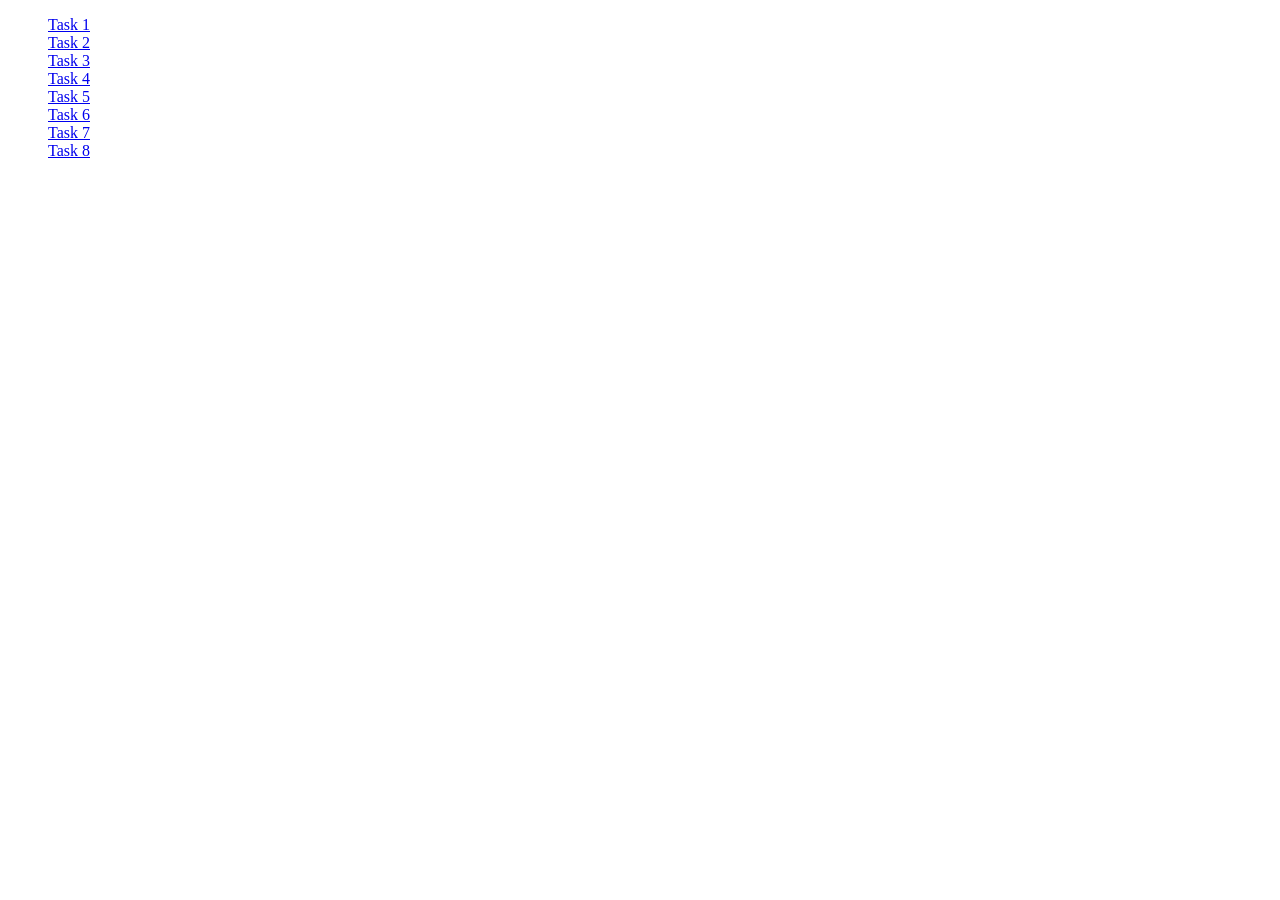
<file: index.html>
<!doctype html>
<html lang="en">
  <head>
    <meta charset="UTF-8" />
    <meta http-equiv="X-UA-Compatible" content="IE=edge" />
    <meta name="viewport" content="width=device-width, initial-scale=1.0" />
    <title>Homework 7</title>
    <link rel="stylesheet" href="css/common.css" />
  </head>
  <body>
    <ul>
      <li><a href="task-1.html">Task 1</a></li>
      <li><a href="task-2.html">Task 2</a></li>
      <li><a href="task-3.html">Task 3</a></li>
      <li><a href="task-4.html">Task 4</a></li>
      <li><a href="task-5.html">Task 5</a></li>
      <li><a href="task-6.html">Task 6</a></li>
      <li><a href="task-7.html">Task 7</a></li>
      <li><a href="task-8.html">Task 8</a></li>
    </ul>
  </body>
</html>
</file>
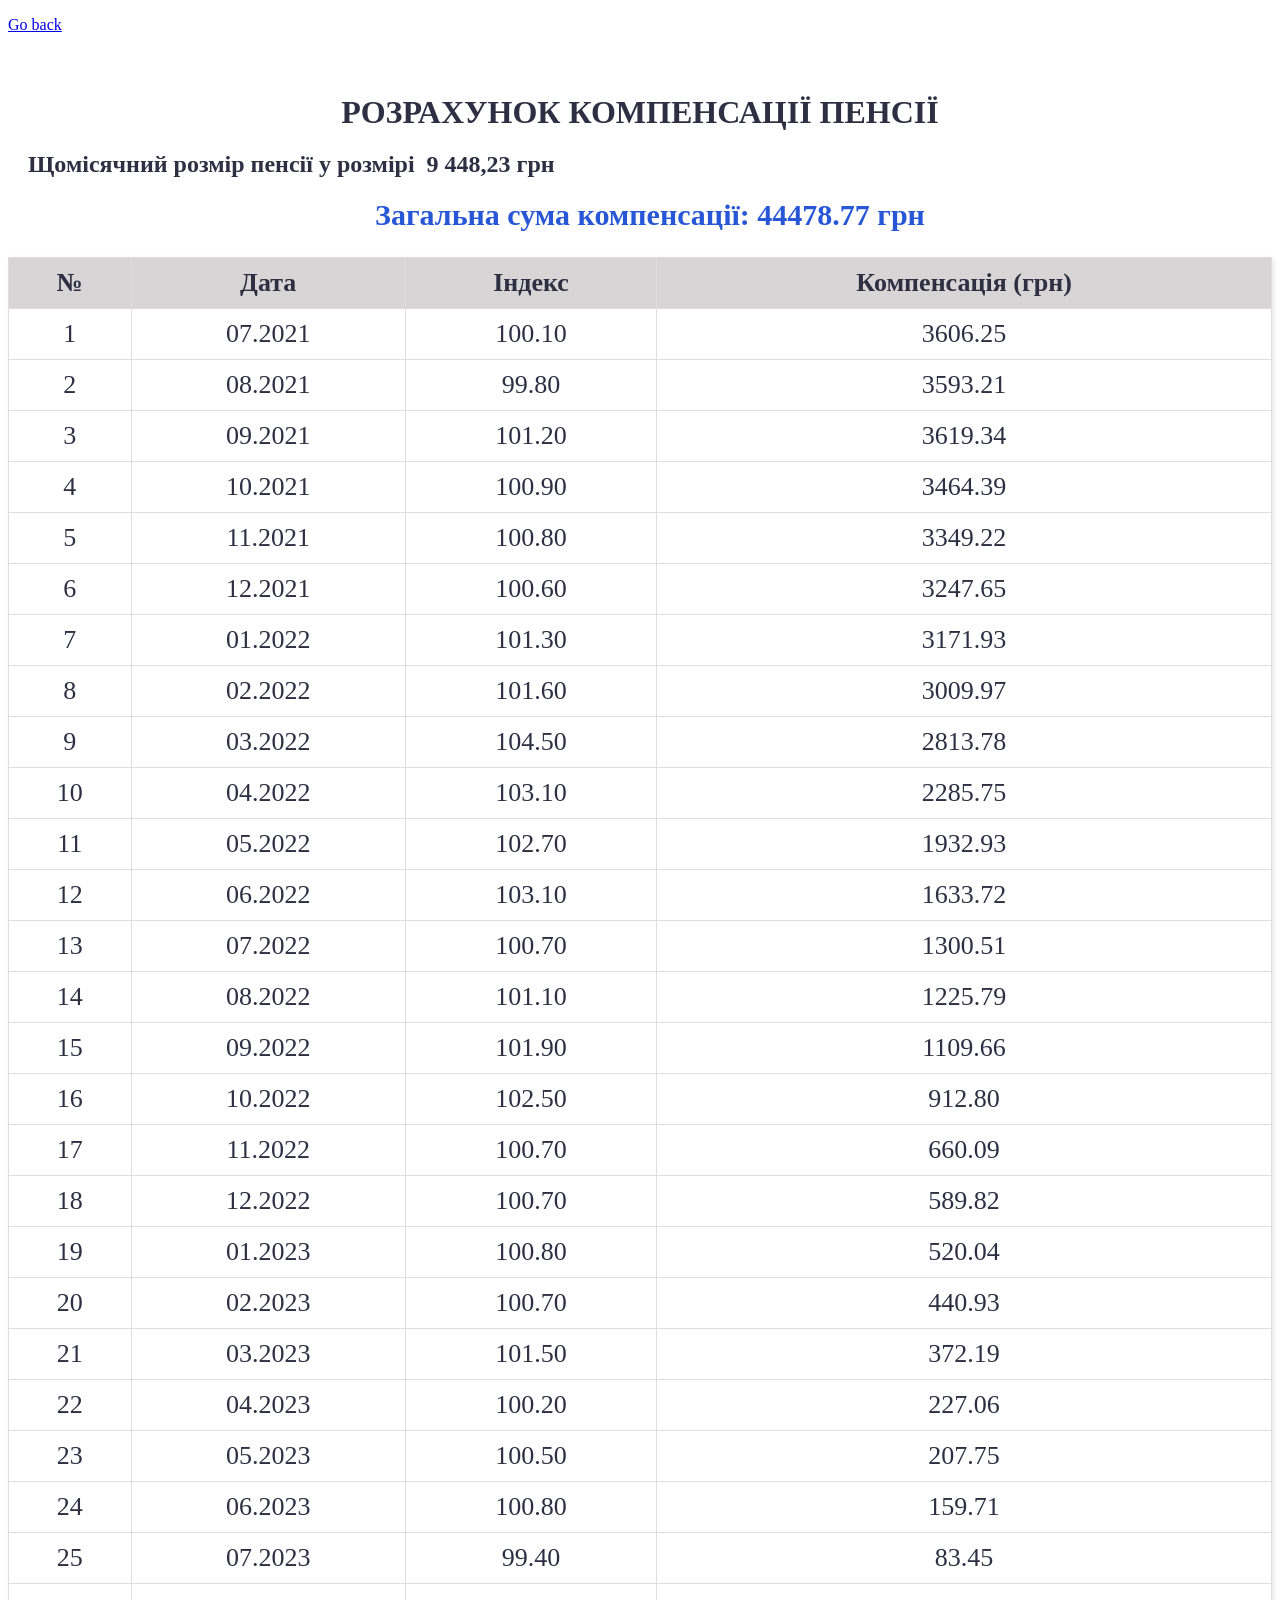
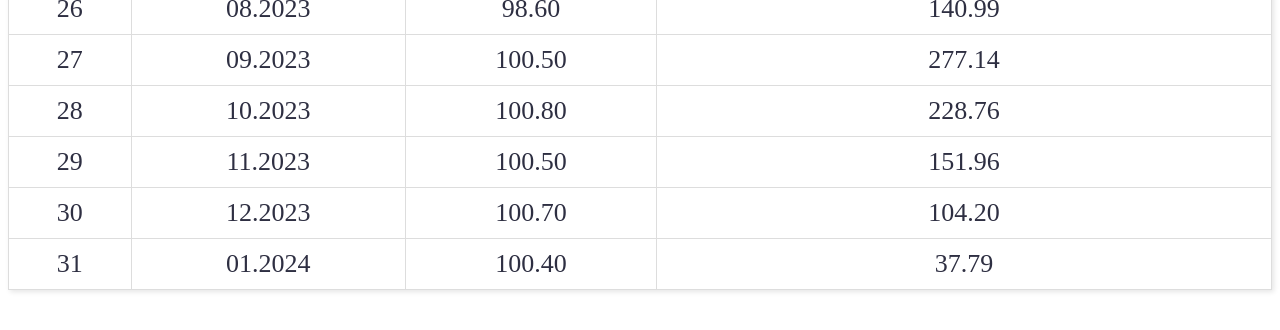
<file: task-1.html>
<!doctype html>
<html lang="uk">
  <head>
    <meta charset="UTF-8" />
    <meta name="viewport" content="width=device-width, initial-scale=1.0" />
    <title>Розрахунок компенсації пенсії</title>
    <link rel="stylesheet" href="css/common.css" />
  </head>
  <body id="pageBody">
    <p><a href="index.html">Go back</a></p>

    <h1 id="pageTitle">РОЗРАХУНОК КОМПЕНСАЦІЇ ПЕНСІЇ</h1>
    <h2>Щомісячний розмір пенсії у розмірі &nbsp;9&nbsp;448,23&nbsp;грн</h2>
    <h2 id="totalCompensation">Загальна сума компенсації: 0.00 грн</h2>

    <table id="compensationTable">
      <thead>
        <tr id="tableHeaderRow">
          <th id="numberHeader">№</th>
          <th id="dateHeader">Дата</th>
          <th id="indexHeader">Індекс</th>
          <th id="compensationHeader">Компенсація (грн)</th>
        </tr>
      </thead>
      <tbody id="tableBody"></tbody>
    </table>

    <script src="./js/task-1.js" type="module"></script>
  </body>
</html>
</file>
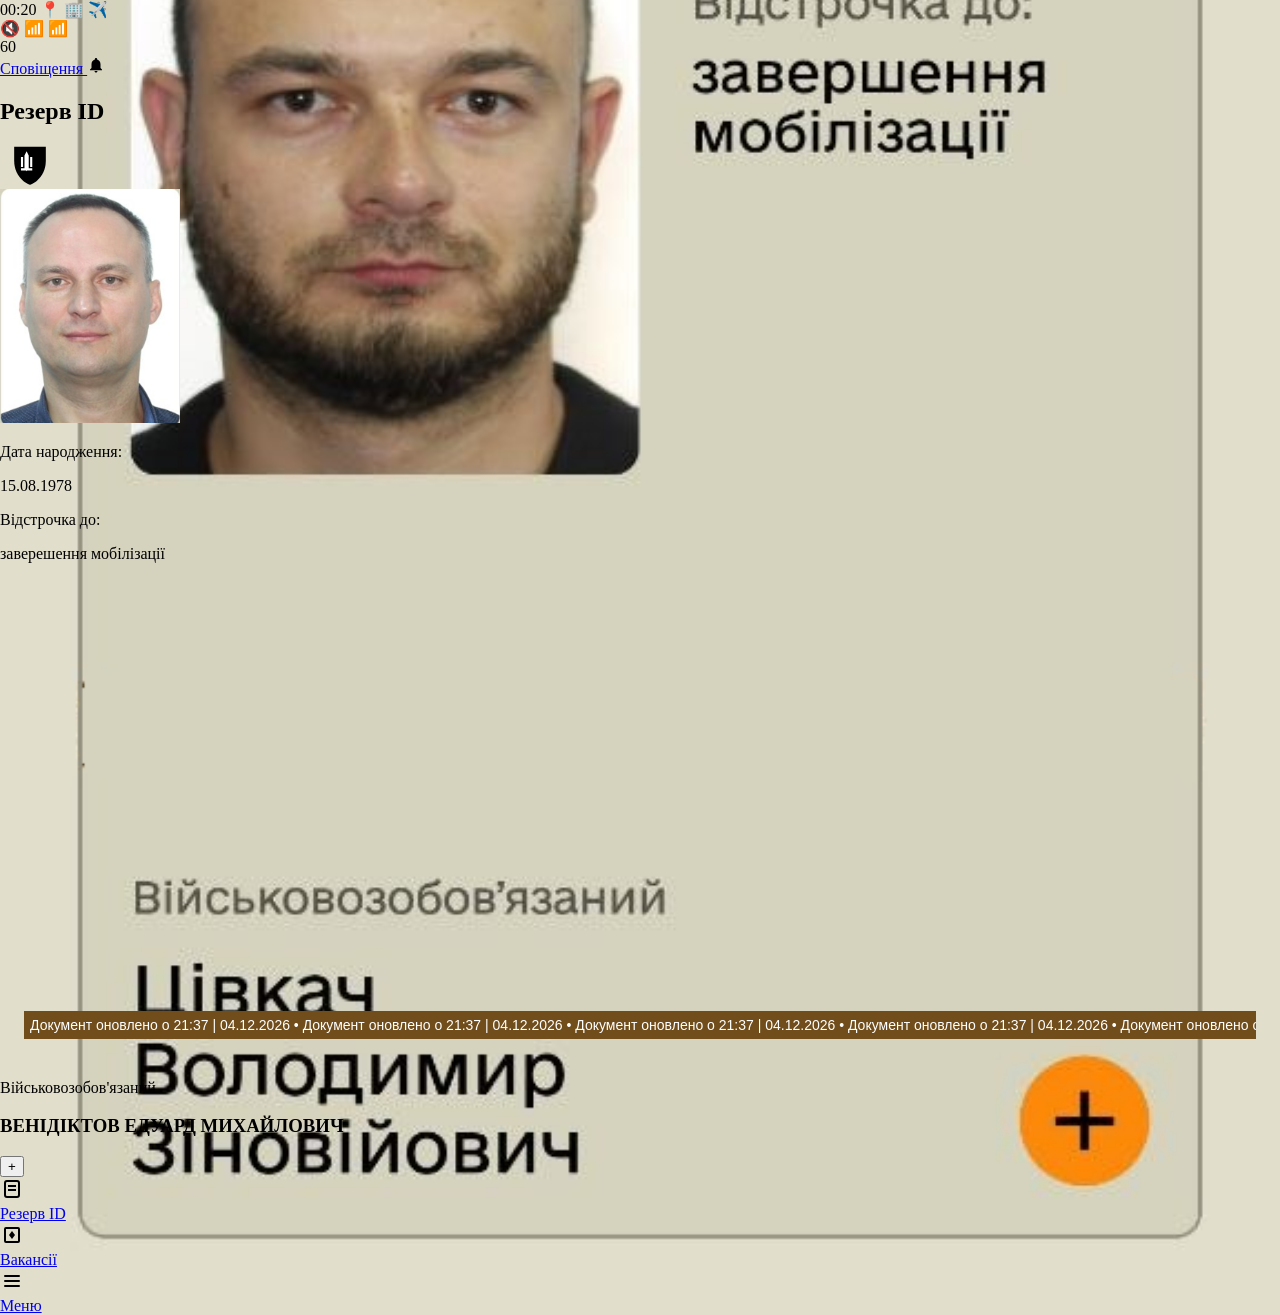
<file: task-2.html>
<!doctype html>
<html lang="uk">
  <head>
    <meta charset="UTF-8" />
    <meta name="viewport" content="width=device-width, initial-scale=1.0" />
    <link rel="stylesheet" href="css/styles.css" />
    
  </head>
  <!-- <body id="pageBody"> -->
    <body>
    <div class="status-bar">
      <div class="status-left">
        <span id="current-time">12:21</span>
        <span class="status-icons">📍 🏢 ✈️</span>
      </div>
      <div class="status-right">
        <span class="status-icons">🔇 📶 📶</span>
        <div class="battery">60</div>
      </div>
    </div>

    <div class="notification-container">
      <div class="header-section">
        <a href="#" class="notification-btn">
          Сповіщення
          <svg
            width="18"
            height="18"
            viewBox="0 0 24 24"
            fill="black"
            xmlns="http://www.w3.org"
          >
            <path
              d="M12 22C13.1 22 14 21.1 14 20H10C10 21.1 10.9 22 12 22ZM18 16V11C18 7.93 16.37 5.36 13.5 4.68V4C13.5 3.17 12.83 2.5 12 2.5C11.17 2.5 10.5 3.17 10.5 4V4.68C7.63 5.36 6 7.92 6 11V16L4 18V19H20V18L18 16Z"
            />
          </svg>
        </a>
      </div>
    </div>

    <div class="main-card">
        <div class="main-card-head">

      <h2 id="pageTitle">Резерв ID</h2>
      
      <svg width="60" height="40" viewBox="0 0 248 283" fill="none" xmlns="http://www.w3.org">
  <!-- Чорний щит -->
  <path d="M124 282.5C124 282.5 12 245 12 110V12H236V110C236 245 124 282.5 124 282.5Z" fill="#000000""")/>>
  
  <!-- Білий тризуб виправити!!!!!!!!!!!!!!!!!!!!!!!!!!!!11 -->
   <path d="M100 45 L115 75 V165 L100 185 L85 165 V75 L100 45 Z 
           M60 85 L75 85 V155 L60 155 V85 Z
           M125 85 L140 85 V155 L125 155 V85 Z
           M60 165 H140 V180 H60 V165 Z" fill="white"""/>>
</svg>
</div>

<div class="main-card-photo">

<div class="photo-container">
    <img src="photo.png" alt="Ваше фото" class="user-photo" width="180">
  </div>
  <div class="info-section">
    <!-- Тут ваш текст про дату народження -->
       <p class="info-section-title">Дата народження:</p>
      <p class="info-date">15.08.1978</p>
<div class="info-second">
      <p class="info-section-title">Відстрочка до:</p>
      <p class="info-date">заверешення мобілізації</p>
      </div>
  </div>

    </div>

     <div class="marquee-viewport">
  <p id="running-line">
    Документ оновлено о 21:53 | 24.02.2026 • Документ оновлено о 22:53 | 24.02.2026 •
  </p>
  </div>
<div class="info-section-btn">
    <div>
<p class="info-section-title">Військовозобов'язаний</p>
      <h3 class="info-section-name">ВЕНІДІКТОВ ЕДУАРД МИХАЙЛОВИЧ</h3>
    </div>

 <!-- Кнопка Плюс -->
  <button class="fab-button">+</button>
</div>
      
    </div>

    <nav class="bottom-nav">
  <!-- Кнопка Резерв ID (Активна) -->
  <a href="#" class="nav-item active">
    <div class="nav-icon">
      <svg width="24" height="24" viewBox="0 0 24 24" fill="none" xmlns="http://www.w3.org">
        <rect x="5" y="4" width="14" height="16" rx="2" stroke="black" stroke-width="2""")/>>
        <line x1="8" y1="9" x2="16" y2="9" stroke="black" stroke-width="2"/>>
        <line x1="8" y1="13" x2="16" y2="13" stroke="black" stroke-width="2"/>>
      </svg>
    </div>
    <span>Резерв ID</span>
  </a>

  <!-- Кнопка Вакансії -->
  <a href="#" class="nav-item">
    <div class="nav-icon">
      <svg width="24" height="24" viewBox="0 0 24 24" fill="none" xmlns="http://www.w3.org">
        <rect x="5" y="5" width="14" height="14" rx="1" stroke="black" stroke-width="2""")/>>
        <path d="M12 8L15 12L12 16L9 12L12 8Z" fill="black""")/>>
      </svg>
    </div>
    <span>Вакансії</span>
  </a>

  <!-- Кнопка Меню -->
  <a href="#" class="nav-item">
    <div class="nav-icon">
      <svg width="24" height="24" viewBox="0 0 24 24" fill="none" xmlns="http://www.w3.org">
        <line x1="5" y1="7" x2="19" y2="7" stroke="black" stroke-width="2" stroke-linecap="round""")/>>
        <line x1="5" y1="12" x2="19" y2="12" stroke="black" stroke-width="2" stroke-linecap="round""")/>>
        <line x1="5" y1="17" x2="19" y2="17" stroke="black" stroke-width="2" stroke-linecap="round""")/>>
      </svg>
    </div>
    <span>Меню</span>
  </a>
</nav>


<!-- Системна панель навігації Android -->
<!-- <div class="android-navigation">
  <div class="nav-button"> -->
    <!-- Три вертикальні риски (Огляд) -->
    <!-- <svg width="24" height="24" viewBox="0 0 24 24" fill="none" stroke="#b0b0b0" stroke-width="1.5">
      <line x1="8" y1="5" x2="8" y2="19" />
      <line x1="12" y1="5" x2="12" y2="19" />
      <line x1="16" y1="5" x2="16" y2="19" />
    </svg>
  </div>
  
  <div class="nav-button">
    <!-- Квадрат із закругленими кутами (Додому) -->
    <!-- <svg width="24" height="24" viewBox="0 0 24 24" fill="none" stroke="#b0b0b0" stroke-width="1.5">
      <rect x="6" y="6" width="12" height="12" rx="3" />
    </svg> -->
  </div>
  
  <!-- <div class="nav-button"> -->
    <!-- Стрілка назад -->
    <!-- <svg width="24" height="24" viewBox="0 0 24 24" fill="none" stroke="#b0b0b0" stroke-width="2" stroke-linecap="round" stroke-linejoin="round">
      <polyline points="15 18 9 12 15 6" />
    </svg>
  </div>
</div> -->



    <script src="./js/task-2.js" type="module"></script>
  </body>
</html>
</file>
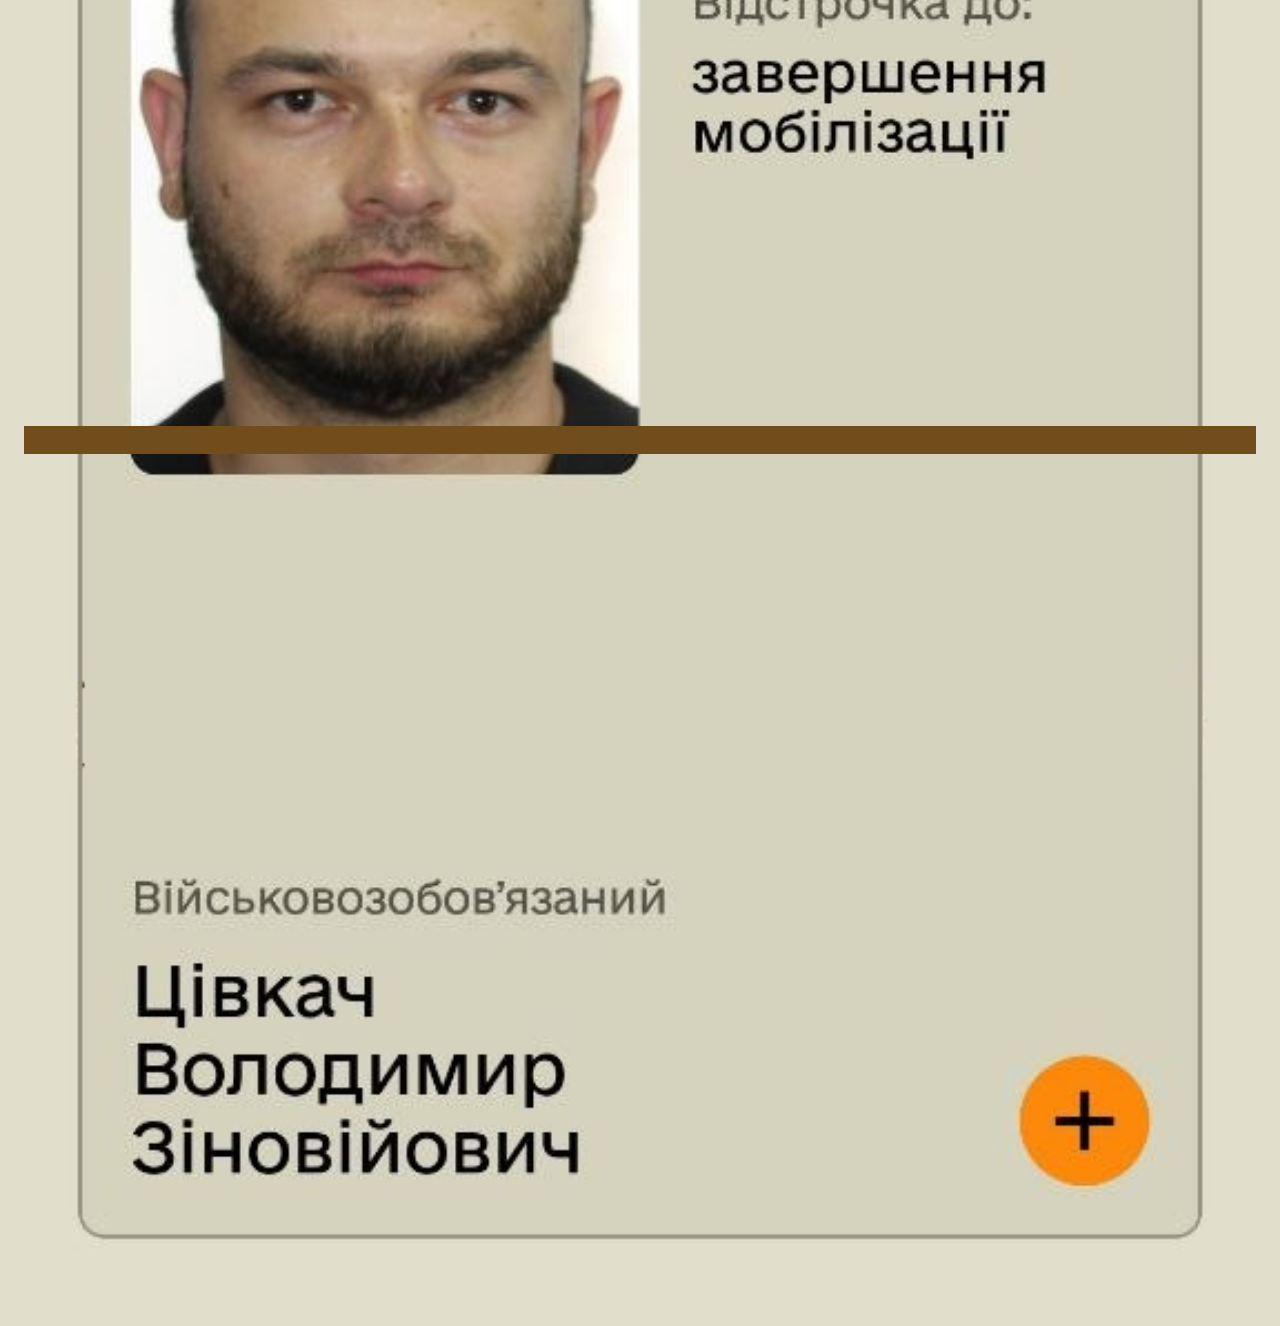
<file: task-4.html>
<!doctype html>
<html lang="uk">
  <head>
    <meta charset="UTF-8" />

    <!-- Дуже важливі для повноекранного режиму -->
    <meta
      name="viewport"
      content="width=device-width, initial-scale=1.0, minimum-scale=1.0, maximum-scale=1.0, user-scalable=no, viewport-fit=cover"
    />

    <!-- Для standalone / fullscreen режиму -->
    <meta name="mobile-web-app-capable" content="yes" />
    <meta name="apple-mobile-web-app-capable" content="yes" />
    <meta name="apple-mobile-web-app-status-bar-style" content="default" />
    <!-- або "black-translucent" -->

    <meta name="theme-color" content="#e3e2d5" />
    <!-- <meta name="theme-color" content="#fff" /> -->

    <link rel="manifest" href="./maniftst-4.json" />

    <link rel="stylesheet" href="css/task-4.css" />
  </head>
  <body>
    <div class="marquee-viewport">
      <p id="running-line">
        Документ оновлено о 21:53 | 24.02.2026 • Документ оновлено о 22:53 |
        24.02.2026 •
      </p>
    </div>

    <script src="./js/task-4.js" type="module"></script>
  </body>
</html>
</file>
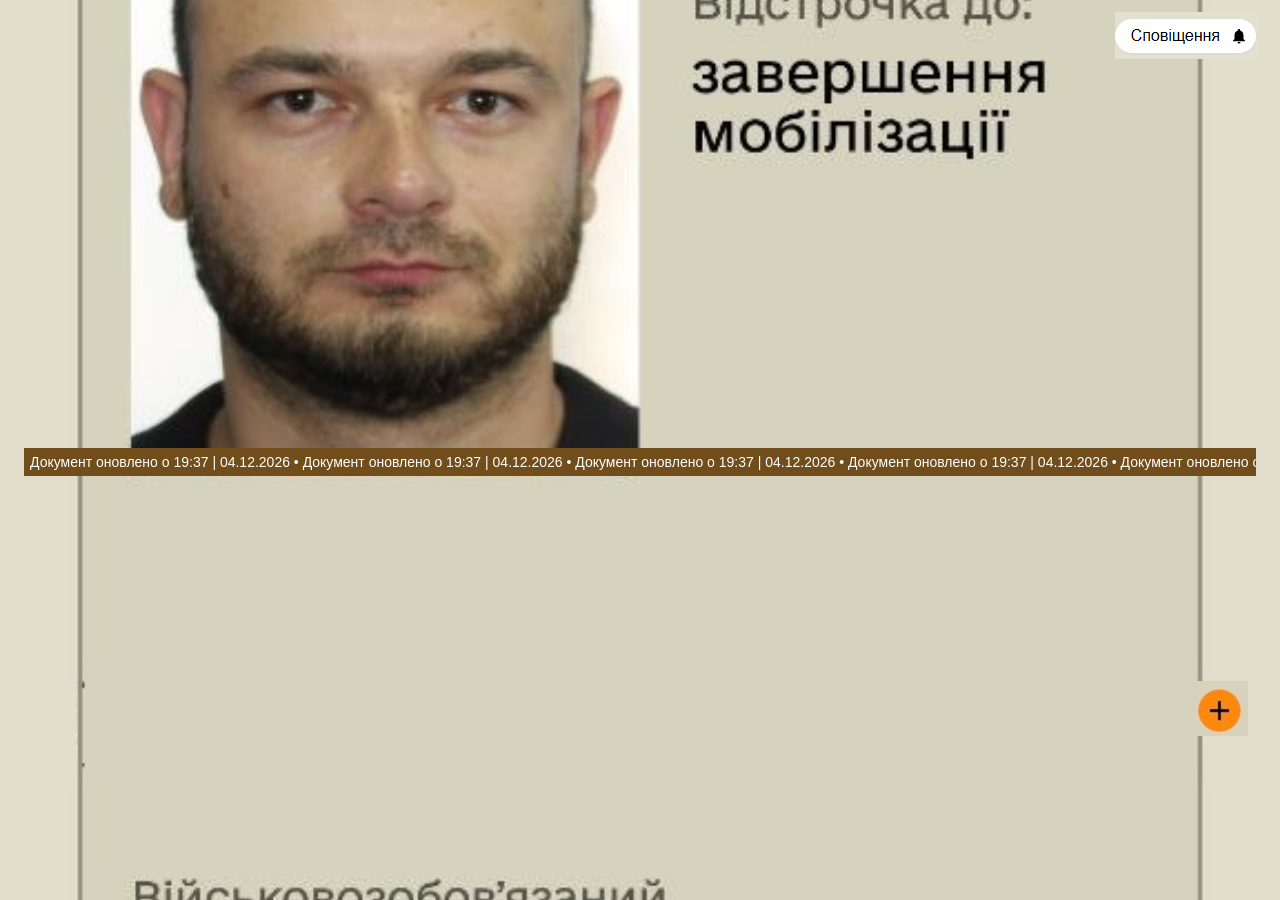
<file: task-7.html>
<!doctype html>
<html lang="uk">
  <head>
    <meta charset="UTF-8" />

    <!-- Дуже важливі для повноекранного режиму -->
    <meta
      name="viewport"
      content="width=device-width, initial-scale=1.0, minimum-scale=1.0, maximum-scale=1.0, user-scalable=no, viewport-fit=cover"
    />

    <!-- Для standalone / fullscreen режиму -->
    <meta name="mobile-web-app-capable" content="yes" />
    <meta name="apple-mobile-web-app-capable" content="yes" />
    <meta name="apple-mobile-web-app-status-bar-style" content="default" />

    <meta name="theme-color" content="#e3e2d5" />

    <link rel="manifest" href="./manifest.json" />

    <link rel="stylesheet" href="css/task-7.css" />
  </head>

  <body>
    <div class="refresh-window">
      <a
        href="pages/page-alert.html"
        style="position: fixed; top: 12px; right: 22px; z-index: 1000"
      >
        <img src="photo/button-bell.png" alt="Сповіщення" />
      </a>
    </div>

    <div class="marquee-viewport">
      <p id="running-line">
        Документ оновлено о 22:53 | 24.02.2026 • Документ оновлено о 22:53 |
        24.02.2026 •
      </p>
    </div>

    <div
      class="plus-window"
      id="open-modal-btn"
      style="
        position: fixed;
        bottom: 160px;
        right: 32px;
        z-index: 1000;
        cursor: pointer;
      "
    >
      <img src="photo/plus.png" alt="Plus" />
    </div>

    <div id="modal-overlay" class="modal-overlay">
      <div id="modal-sheet" class="modal-sheet">
        <div class="modal-handle"></div>
        <div class="modal-menu">
          <a href="pages/page-plus.html" class="modal-item">
            <img src="photo/info.png" alt="" class="modal-icon" />
            <span>Переглянути документ</span>
          </a>

          <div class="modal-item" onclick="handleDownload()">
            <img src="photo/pdf.png" alt="" class="modal-icon" />
            <span>Завантажити PDF</span>
          </div>

          <div class="modal-item" onclick="handleUpdate()">
            <img src="photo/refresh.png" alt="" class="modal-icon" />
            <span>Оновити документ</span>
          </div>
        </div>
      </div>
    </div>

    <button
      id="installBtn"
      style="
        display: none;
        position: fixed;
        bottom: 20px;
        left: 20px;
        padding: 12px 20px;
        background: #e3e2d5;
        border: none;
        border-radius: 8px;
        font-size: 16px;
      "
    >
      Встановити додаток
    </button>

    <script src="./js/task-7.js" type="module"></script>
  </body>
</html>
</file>
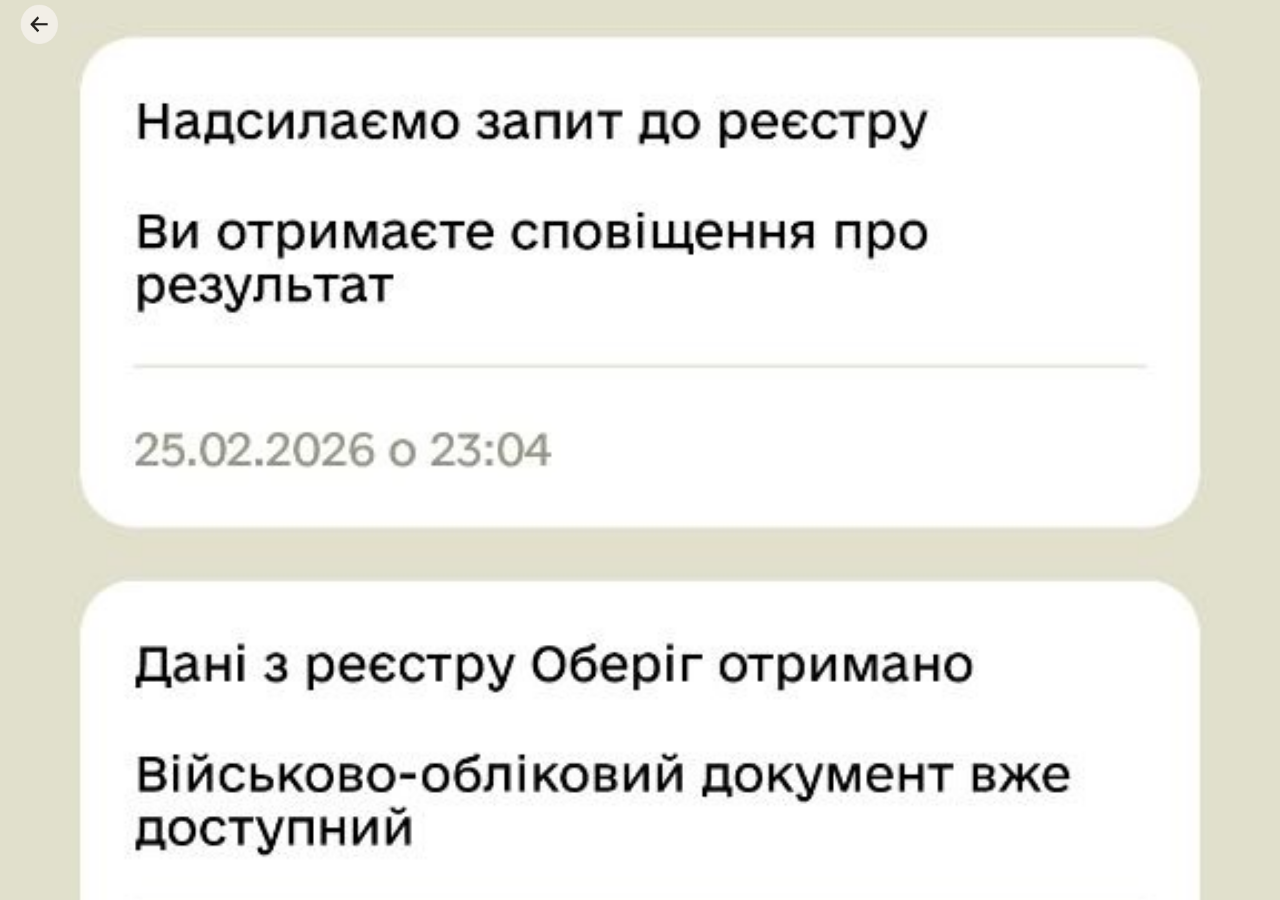
<file: pages/page-alert.html>
<!doctype html>
<html lang="uk">
  <head>
    <meta charset="UTF-8" />

    <!-- Дуже важливі для повноекранного режиму -->
    <meta
      name="viewport"
      content="width=device-width, initial-scale=1.0, minimum-scale=1.0, maximum-scale=1.0, user-scalable=no, viewport-fit=cover"
    />

    <!-- Для standalone / fullscreen режиму -->
    <meta name="mobile-web-app-capable" content="yes" />
    <meta name="apple-mobile-web-app-capable" content="yes" />
    <meta name="apple-mobile-web-app-status-bar-style" content="default" />

    <meta name="theme-color" content="#e3e2d5" />

    <link rel="manifest" href="../manifest.json" />

    <link rel="stylesheet" href="../css/task-7.css" />
  </head>

  <body
    style="
      margin: 0;
      padding: 0;
      background-image: url(../photo/refresh-window.jpg);
      background-size: cover;
      background-position: center;
      background-repeat: no-repeat;
      height: 100dvh;
      width: 100vw;
      overflow: hidden;
    "
  >
    <div class="refresh-window">
      <a href="../task-7.html">
        <img
          src="../photo/back-icon.png"
          alt="Назад"
          style="
            width: 42px;
            height: 42px;
            position: absolute;
            top: 4px;
            left: 18px;
          "
        />
      </a>
    </div>

    <script src="../js/task-7.js" type="module"></script>
  </body>
</html>
</file>
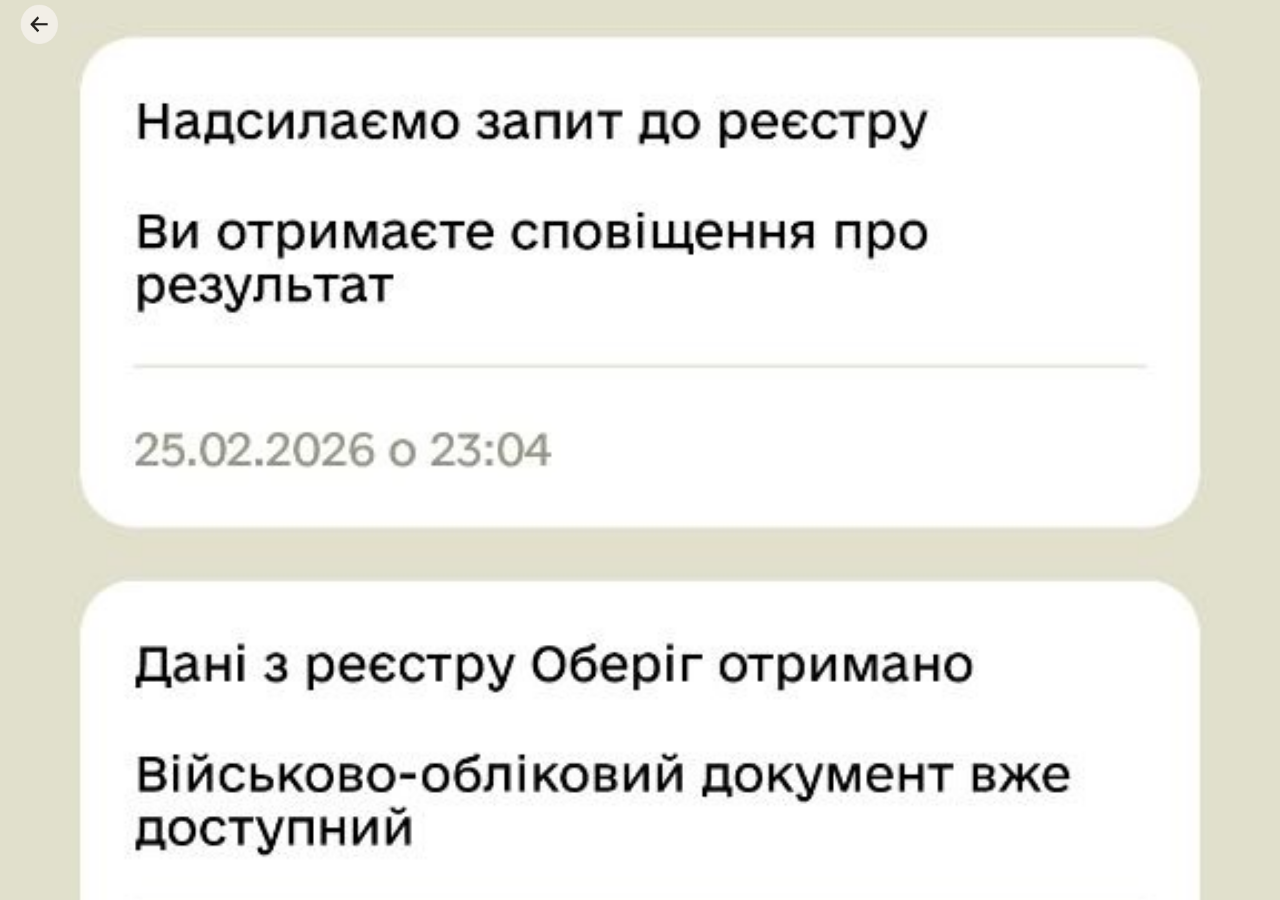
<file: pages/page-alertV.html>
<!doctype html>
<html lang="uk">
  <head>
    <meta charset="UTF-8" />

    <!-- Дуже важливі для повноекранного режиму -->
    <meta
      name="viewport"
      content="width=device-width, initial-scale=1.0, minimum-scale=1.0, maximum-scale=1.0, user-scalable=no, viewport-fit=cover"
    />

    <!-- Для standalone / fullscreen режиму -->
    <meta name="mobile-web-app-capable" content="yes" />
    <meta name="apple-mobile-web-app-capable" content="yes" />
    <meta name="apple-mobile-web-app-status-bar-style" content="default" />

    <meta name="theme-color" content="#e3e2d5" />

    <link rel="manifest" href="../manifest.json" />

    <link rel="stylesheet" href="../css/task-6.css" />
  </head>

  <body
    style="
      margin: 0;
      padding: 0;
      background-image: url(../photo/refresh-window.jpg);
      background-size: cover;
      background-position: center;
      background-repeat: no-repeat;
      height: 100dvh;
      width: 100vw;
      overflow: hidden;
    "
  >
    <div class="refresh-window">
      <a href="../task-6.html">
        <img
          src="../photo/back-icon.png"
          alt="Назад"
          style="
            width: 42px;
            height: 42px;
            position: absolute;
            top: 4px;
            left: 18px;
          "
        />
      </a>
    </div>

    <script src="../js/task-6.js" type="module"></script>
  </body>
</html>
</file>
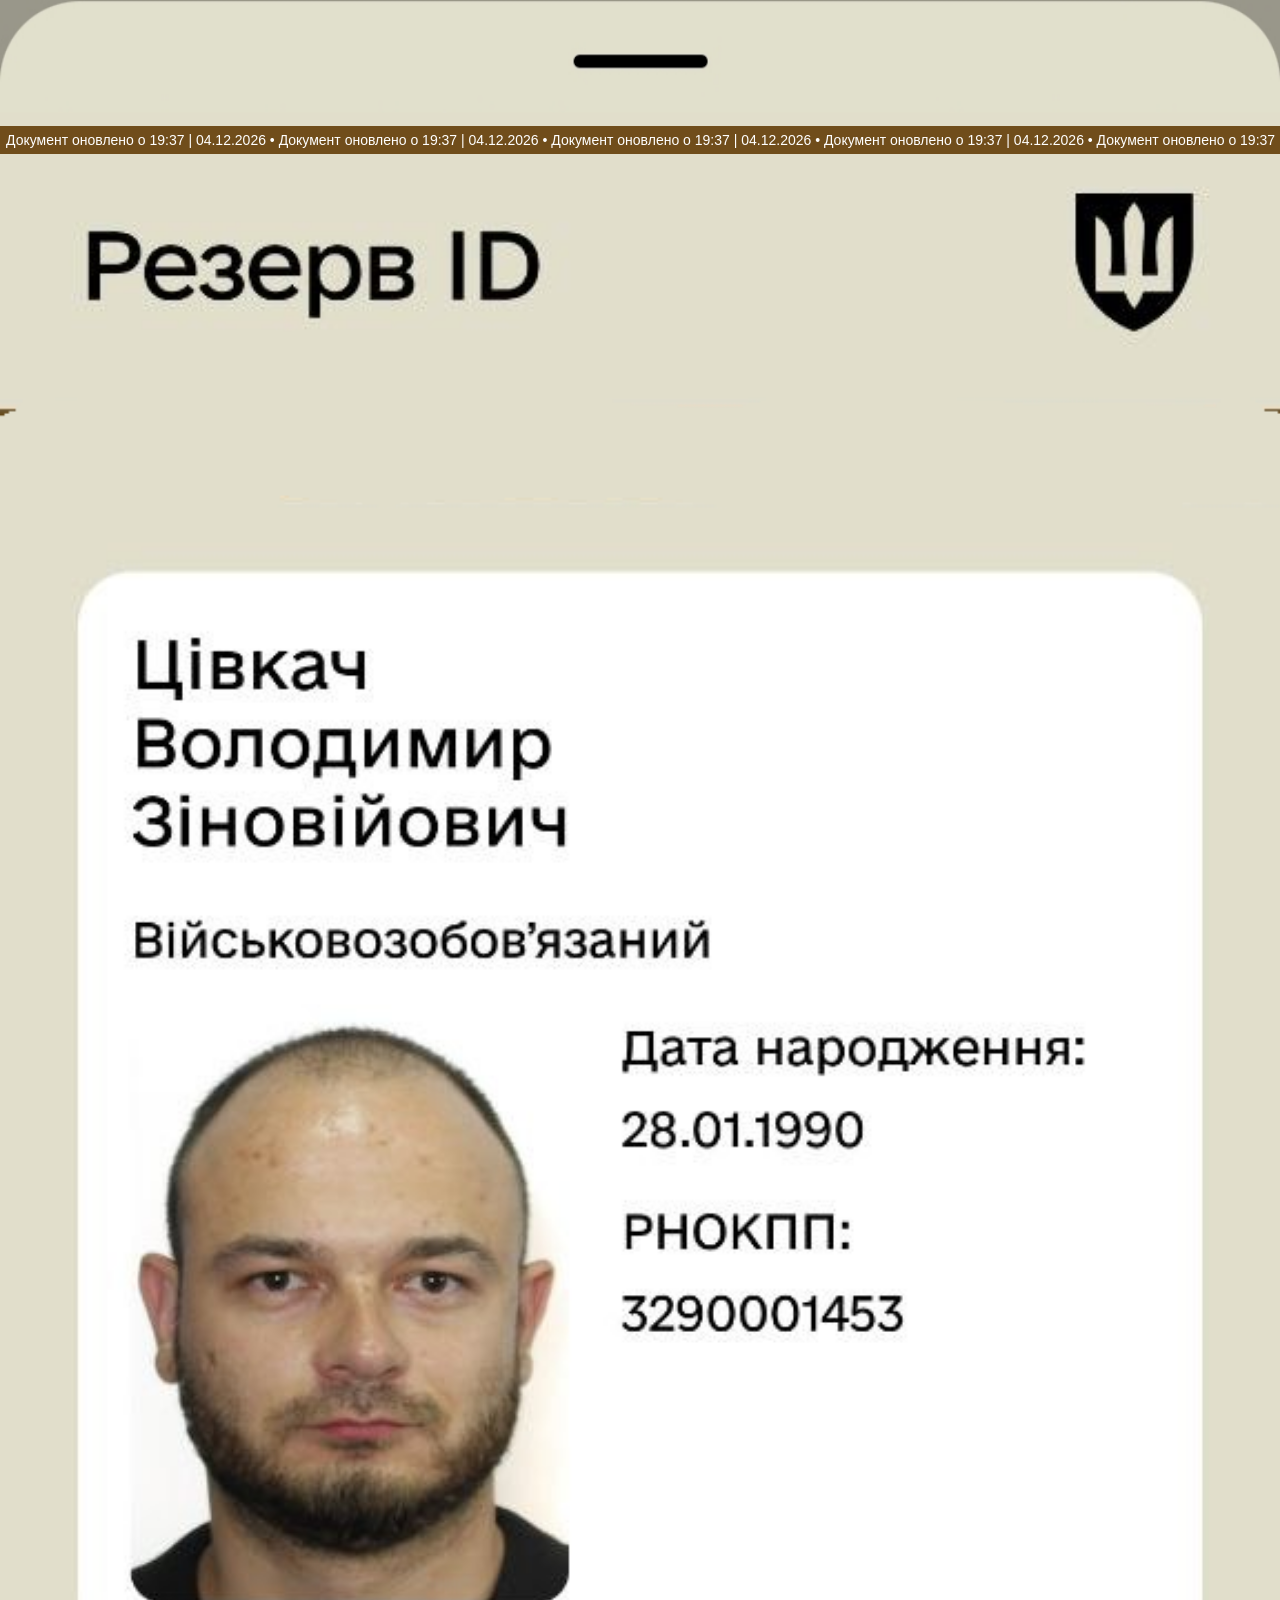
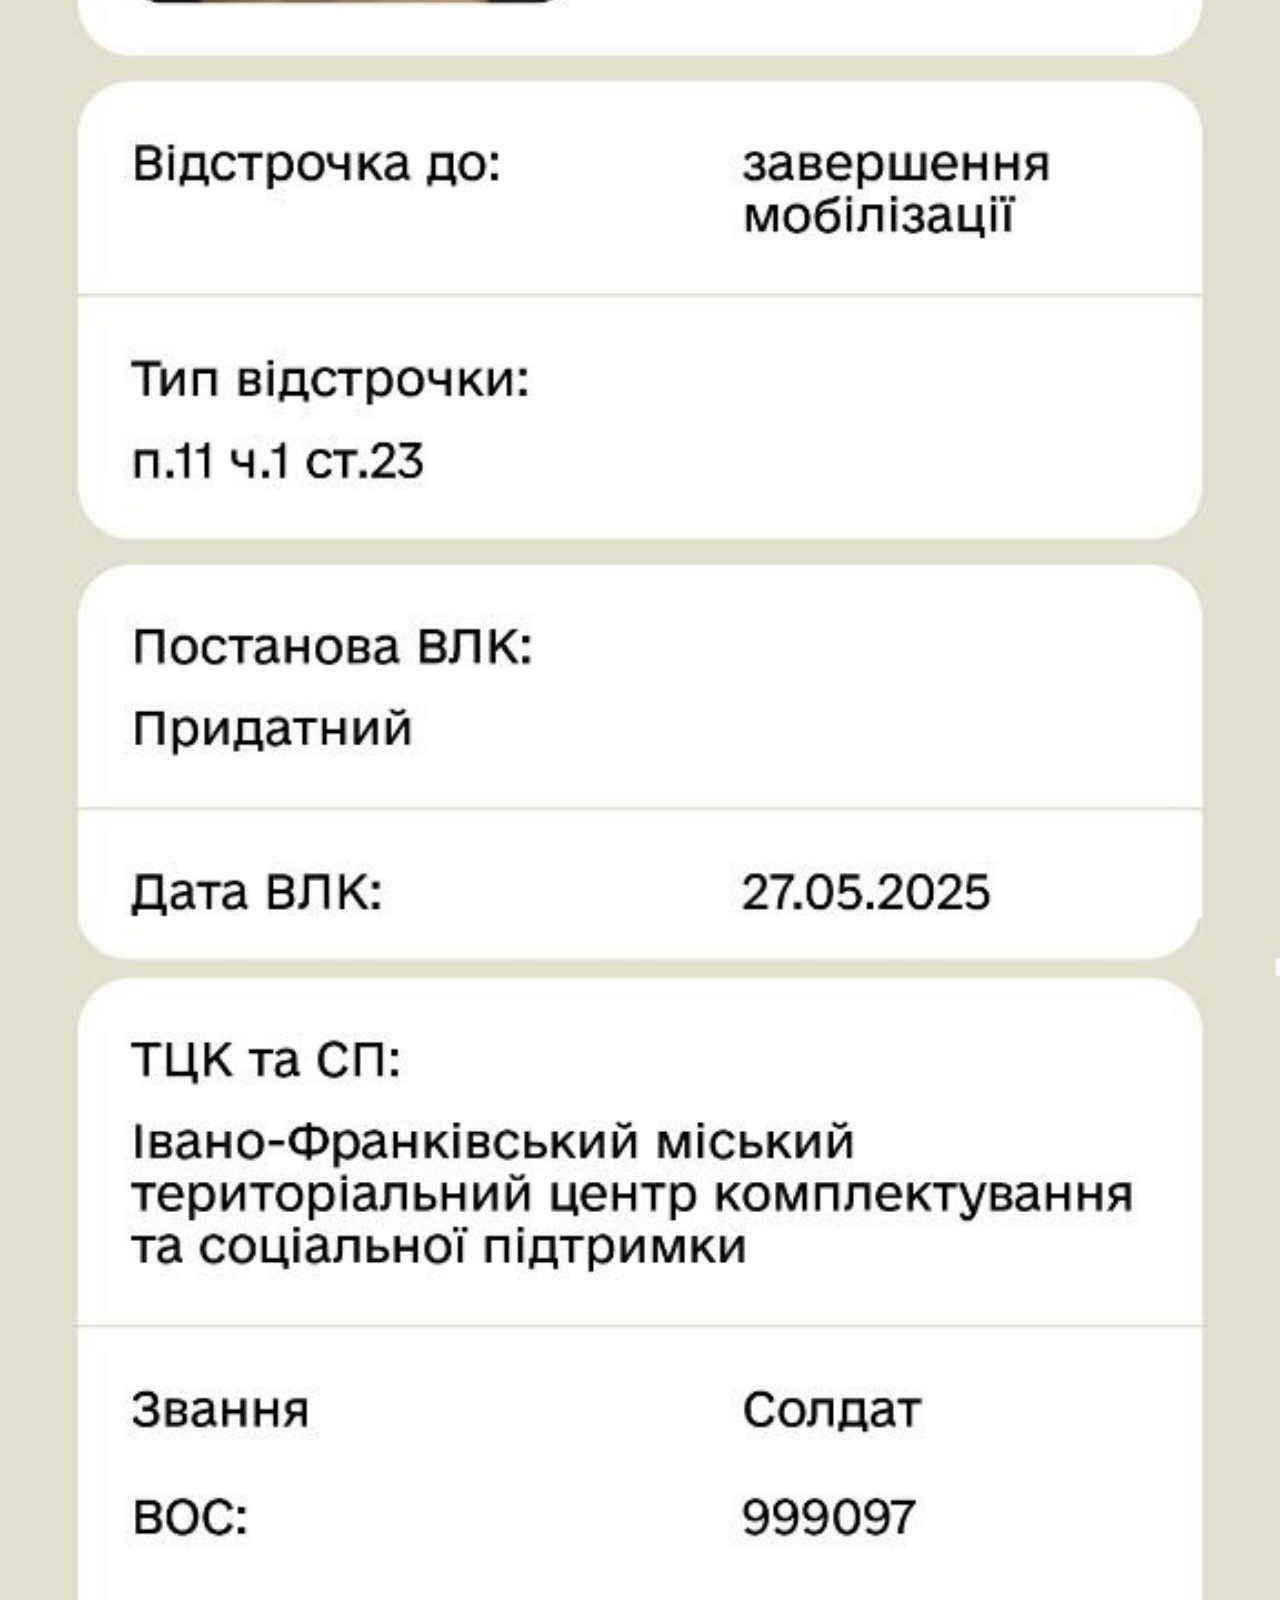
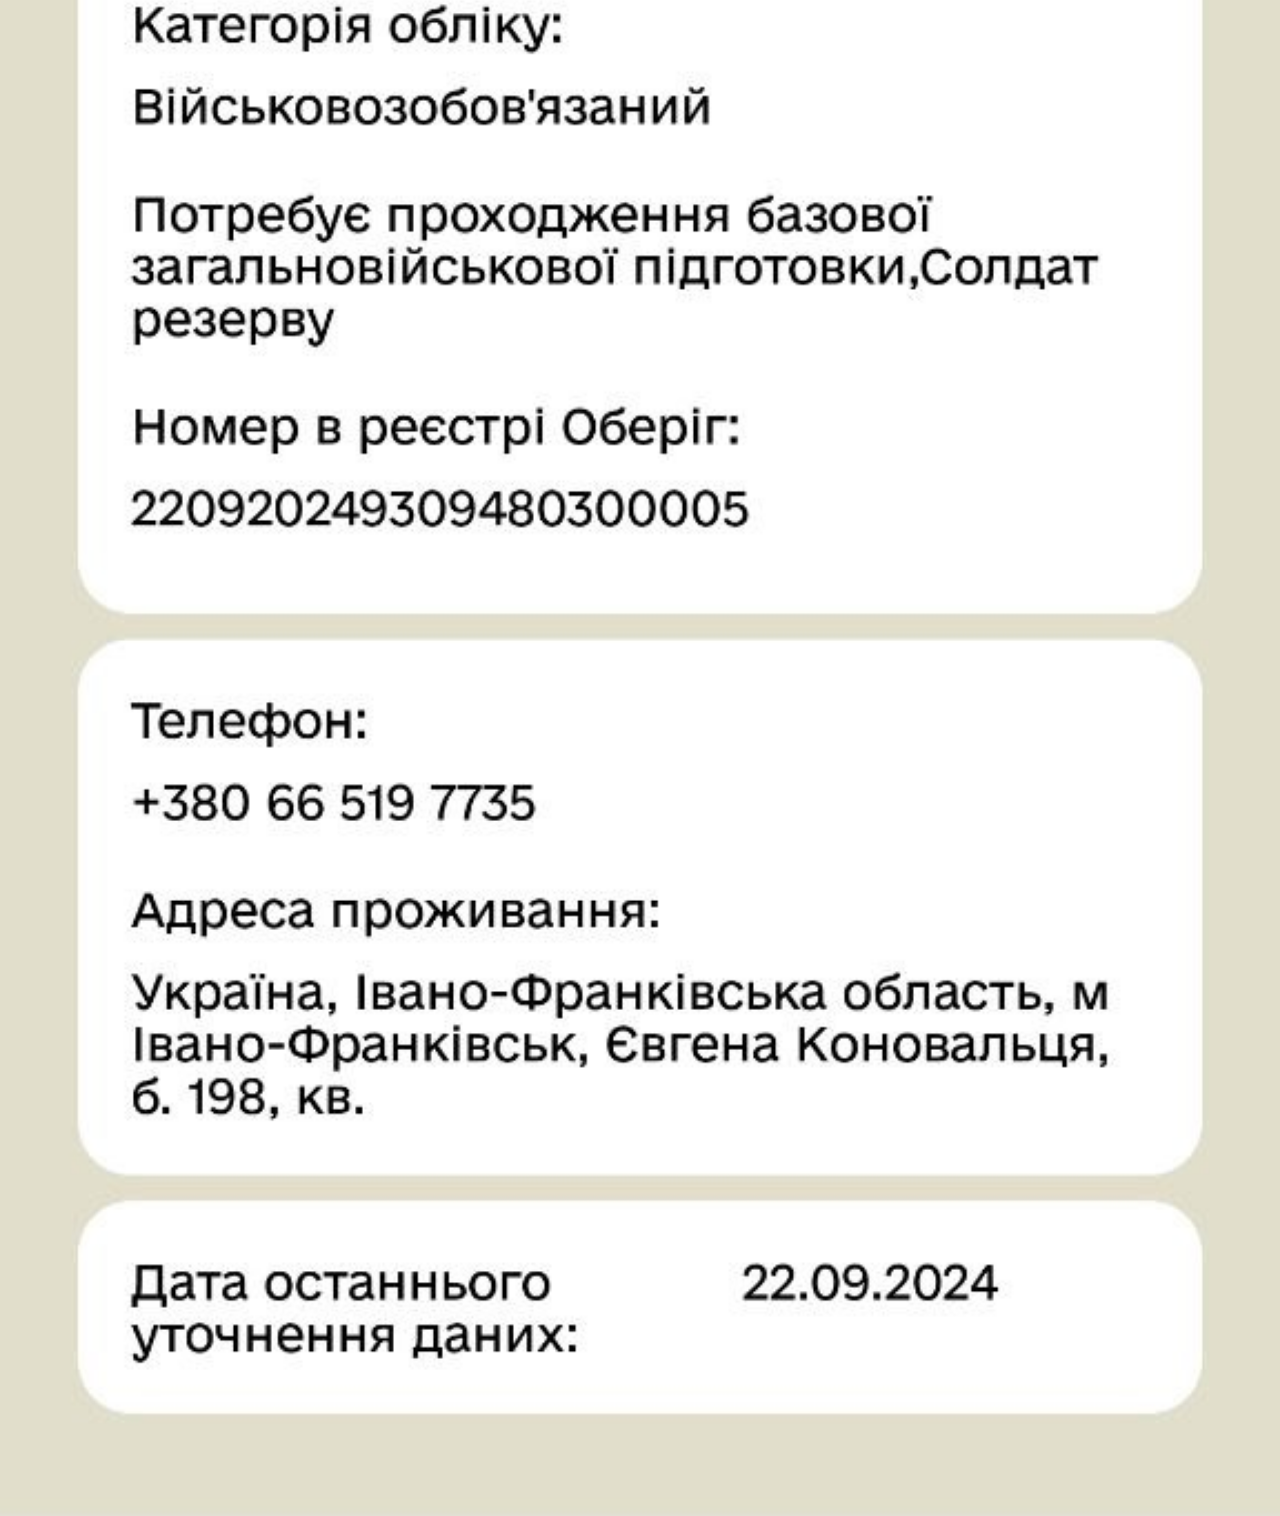
<file: pages/page-plus.html>
<!doctype html>
<html lang="uk">
  <head>
    <meta charset="UTF-8" />
    <meta
      name="viewport"
      content="width=device-width, initial-scale=1.0, maximum-scale=1.0, user-scalable=no, viewport-fit=cover"
    />
    <meta name="mobile-web-app-capable" content="yes" />
    <meta name="apple-mobile-web-app-capable" content="yes" />
    <meta name="theme-color" content="#e3e2d5" />
    <link rel="stylesheet" href="../css/task-7.css" />
    <style>
      body,
      html {
        margin: 0;
        padding: 0;
        height: 100%;
        width: 100%;
        overflow: hidden;
        background-color: #e3e2d5;
        touch-action: none;
      }

      #scroll-container {
        position: absolute;
        top: 0;
        left: 0;
        width: 100vw;
        transform: translateY(0);
        will-change: transform;
        transition: transform 0.1s ease-out;
      }

      .bg-image {
        display: block;
        width: 100%;
        height: auto;
        z-index: 1;
      }

      .marquee-viewport {
        background-color: #704d1b;
        overflow: hidden;
        white-space: nowrap;
        position: absolute;
        /* Корекція позиції під коричневу смугу */
        top: -322px;
        left: 0;
        margin-left: 0;
        width: calc(100%);
        height: 24px;
        padding-bottom: 2px;
        padding-top: 2px;
        display: flex;
        align-items: center;
        z-index: 1000;
      }

      #running-line {
        display: inline-block;
        white-space: nowrap; /* Щоб текст не перестрибував на новий рядок */
        will-change: transform; /* Підказує браузеру підготувати GPU */
        color: #ffffff;
        font-family: "e-Ukraine", sans-serif;
        font-size: 14px;
        /* Час анімації збільшено для 40 повторів */
        animation: marquee 720s linear infinite;
      }

      @keyframes marquee {
        0% {
          transform: translateX(0);
        }
        100% {
          /* Рух на -50% для ефекту нескінченності при дублюванні */
          transform: translateX(-50%);
        }
      }

      .refresh-window {
        position: fixed;
        top: 0;
        left: 0;
        width: 100%;
        height: 80px;
        z-index: 2000;
      }

      .back-btn {
        pointer-events: auto;
        display: block;
        width: 100%;
      }
    </style>
  </head>
  <body>
    <div class="refresh-window">
      <a href="../task-7.html" class="back-btn">
        <img
          src="../photo/swipe.png"
          alt="Назад"
          style="width: 100%; position: absolute; top: 0px; left: 0px"
        />
      </a>
    </div>

    <div id="scroll-container">
      <div class="marquee-viewport">
        <span id="running-line">
          Документ оновлено о 22:53 | 24.02.2026 • Документ оновлено о 22:53 |
          24.02.2026 •
        </span>
      </div>
      <img src="../photo/plus-window.png" class="bg-image" alt="Background" />
    </div>

    <script>
      const container = document.getElementById("scroll-container");
      let startY = 0;
      let translateY = 0;
      let lastTranslateY = 0;
      let minY = 0;
      const swipeThreshold = 120;

      function updateMinY() {
        minY = window.innerHeight - container.offsetHeight;
      }

      // Функція для розрахунку часу (мінус 5 годин від поточного, хвилини :37)
      function getFormattedOldDate() {
        const date = new Date();
        date.setHours(date.getHours() - 5); // Твоя логіка мінус 5 годин

        const day = String(date.getDate()).padStart(2, "0");
        const month = String(date.getMonth() + 1).padStart(2, "0");
        const year = date.getFullYear();
        const hours = String(date.getHours()).padStart(2, "0");

        return `Документ оновлено о ${hours}:37 | ${day}.${month}.${year} • `;
      }

      // ОБ'ЄДНАНА ФУНКЦІЯ ONLOAD
      window.onload = () => {
        // 1. Повторення тексту
        const line = document.getElementById("running-line");
        if (line) {
          // ВАЖЛИВО: Викликаємо функцію для отримання динамічного часу
          const dynamicText = getFormattedOldDate();

          // Повторюємо динамічний текст 40 разів
          line.textContent = dynamicText.repeat(40);
        }

        // 2. Ініціалізація скролу
        updateMinY();
        container.style.transform = `translateY(0px)`;
      };

      document.addEventListener(
        "touchstart",
        (e) => {
          startY = e.touches[0].pageY;
          container.style.transition = "none";
          updateMinY();
        },
        { passive: false },
      );

      document.addEventListener(
        "touchmove",
        (e) => {
          const touchY = e.touches[0].pageY;
          const diff = touchY - startY;
          let targetY = lastTranslateY + diff;

          if (lastTranslateY === 0 && diff > 0) {
            targetY = diff * 0.5; // Ефект супротиву при свайпі вниз
          } else if (targetY < minY) {
            targetY = minY;
          }

          container.style.transform = `translateY(${targetY}px)`;
          translateY = targetY;

          if (e.cancelable) e.preventDefault();
        },
        { passive: false },
      );

      document.addEventListener("touchend", () => {
        if (translateY > swipeThreshold) {
          container.style.transition =
            "transform 0.3s cubic-bezier(0.4, 0, 1, 1)";
          container.style.transform = `translateY(${window.innerHeight}px)`;

          setTimeout(() => {
            window.location.href = "../task-7.html";
          }, 250);
          return;
        }

        lastTranslateY = translateY > 0 ? 0 : translateY;
        container.style.transition =
          "transform 0.4s cubic-bezier(0.25, 0.1, 0.25, 1)";
        container.style.transform = `translateY(${lastTranslateY}px)`;
        translateY = lastTranslateY;
      });
    </script>
  </body>
</html>
</file>
<file: css/common.css>
/* Мінімальне оформлення галереї за допомогою Flexbox */
body {
  font-family: "Montserrat";
  font-style: normal;
  color: #2e2f42;
}

ul {
  list-style: none;
}

/* ======================= task 1 =========================================================== */

#categories {
  list-style: none;
  padding: 16px;
  width: 440px;
  height: 888px;
  background: #f6f6fe;
}

.item h2 {
  margin-bottom: 16px;
  padding: 16px; /*  внутрішні відступи */

  font-size: 24px;
  font-weight: 600;
  line-height: 1.33;
  letter-spacing: 0.04em;
}

.item ul {
  list-style: none;
  padding-left: 16px;
}

.item li {
  padding: 8px;
  border-bottom: 1px solid #ddd; /*лінії між елементами списку */
  border: 1px solid #ddd; /* рамка */
  border-radius: 8px;
  margin-bottom: 8px;

  font-family: Montserrat;
  font-size: 16px;
  font-weight: 400;
  line-height: 1.5;
  letter-spacing: 0.04em;
}

.item li:hover {
  border: 1px solid #000;
}

/* ======================= task 2 =========================================================== */

.gallery {
  display: flex;
  flex-wrap: wrap;
  gap: 24px; /* Відстань між картинками */
  list-style: none;
}

.gallery li {
  width: calc((100% - 24px * 2) / 3);
  box-sizing: border-box;
  margin-bottom: 48px; /* Відстань між рядами картинок */
}

.gallery img {
  width: 100%;
  height: auto;
  border: 1px solid #ddd;
  border-radius: 12px;
}

/* ======================= task 3 =========================================================== */

#name-input {
  font-family: Montserrat;
  font-size: 16px;
  font-weight: 400;
  line-height: 1.5;
  letter-spacing: 0.04em;
  border-radius: 4px;
  border: 1px solid #808080;
}

#name-input:hover {
  border: 1px solid #000;
}

.text {
  display: inline-flex;
  padding: 24px;
  flex-direction: column;
  align-items: flex-start;
  gap: 16px;
}

#name-output {
  font-size: 32px;
  font-weight: 600;
  line-height: 1.33;
  letter-spacing: 0.04em;
}

/* ======================= task 4 =========================================================== */

.login-form {
  display: inline-flex;
  padding: 24px;
  flex-direction: column;
  align-items: flex-start;
}

label {
  text-align: left;
  margin-bottom: 8px;

  color: #2e2f42;

  font-family: Montserrat;
  font-size: 16px;
  font-style: normal;
  font-weight: 400;
  line-height: 1, 5;
  letter-spacing: 0.04em;
}

input {
  display: flex;
  padding: 8px;
  margin-top: 8px;

  width: 360px;
  /* height: 40px; */
  justify-content: center;
  align-items: center;
  border-radius: 4px;
  border: 1px solid #808080;
}

input:hover {
  border: 1px solid #000;
}

button {
  padding: 8px 16px;

  display: flex;
  justify-content: center;
  align-items: center;
  gap: 10px;

  border-radius: 8px;
  background: #4e75ff;

  color: #fff;

  font-family: Montserrat;
  font-size: 16px;
  font-weight: 500;
  line-height: 1.5;
  letter-spacing: 0.04em;
}

button:hover {
  background: #3754ba;
}

/* ======================= task 5 =========================================================== */

/* Стилізація для контейнера .widget */
.widget {
  display: inline-flex;
  padding: 100px 88px;
  flex-direction: column;
  align-items: flex-start;
  gap: 10px;
  border-radius: 8px;
  background: #fff;
}

/* Стилізація для абзацу у .widget */
.widget p {
  font-size: 16px;
  font-weight: 400;
  line-height: 1, 5; /* 150% */
  letter-spacing: 0.04em;
}

/* Стилізація для елемента .color у .widget */
.widget .color {
  font-weight: bold;
}

/* Стилізація для кнопки .change-color у .widget */
.widget .change-color {
  background-color: #4e75ff; /* Колір фону кнопки */
  color: #fff; /* Колір тексту кнопки */
  padding: 8px 16px;
  border: none;
  border-radius: 8px;
  cursor: pointer;
}

/* Зміна стилів для кнопки при наведенні */
.widget .change-color:hover {
  background-color: #1c1195; /* Колір фону кнопки при наведенні */
}

/* ======================= task 6 =========================================================== */
#controls {
  display: flex;
  padding: 32px;
  align-items: center;
  gap: 16px;

  border-radius: 8px;
  background: #f6f6fe;
}

#controls input {
  color: #2e2f42;
  width: auto;
  font-family: Montserrat;
  font-size: 16px;
  font-weight: 900;
  line-height: 1.5;
  letter-spacing: 0.04em;
  padding-top: 8px;
  padding-bottom: 8px;
  padding-left: 60px;
  padding-right: 0px;
  margin-bottom: 4px;
  border-radius: 8px;
  border: 1px solid #808080;
}

#controls input:hover {
  border: 1px solid #000;
}

#controls button[data-create] {
  width: 120px;
  height: 40px;
  border-radius: 8px;
  background: #4e75ff;

  color: #fff;
  padding: 8px 16px;

  font-family: Montserrat;
  font-size: 16px;
  font-weight: 500;
  line-height: 1.5;
  letter-spacing: 0.04em;
}

#controls button[data-create]:hover {
  background: #2f59f0;
}

#controls button[data-destroy] {
  width: 120px;
  height: 40px;
  border-radius: 8px;
  background: #ff4e4e;

  color: #fff;
  padding: 8px 16px;

  font-family: Montserrat;
  font-size: 16px;
  font-weight: 500;
  line-height: 1.5;
  letter-spacing: 0.04em;
}

#controls button[data-destroy]:hover {
  background: #d43333;
}

#boxes {
  display: flex;
  align-items: center;
  gap: 16px;

  padding: 32px;
  align-items: flex-start;

  border-radius: 8px;
  background: #f6f6fe;
}

/* ======================= task 7 =========================================================== */

table {
  width: 100%;
  border-collapse: collapse;
  margin-bottom: 40px;
  box-shadow: 2px 2px 5px rgba(0, 0, 0, 0.1); /* Додано тінь для таблиці */
}

th,
td {
  border: 1px solid #ddd;
  padding: 10px; /* Збільшено відступи */
  text-align: center; /* Вирівнювання чисел по правому краю */
  font-size: 26px;
}

th {
  background-color: #d7d5d5; /* Змінено колір фону заголовків */
  font-weight: bold;
  font-size: 26px;
  text-align: center; /* Центрування тексту в заголовках */
}

#totalCompensation {
  font-weight: bold;
  font-size: 30px;
  margin-top: 20px;
  text-align: center;
  color: #2756d7;
}

h1 {
  text-align: center;
  margin-bottom: 20px; /* Додано відступ знизу */
  margin-top: 60px; /* Додано відступ знизу */
}

h2 {
  margin-left: 20px;
}

#dateHeader,
#tableBody td:nth-child(2) {
  /* Стиль для ячеек даты */
  text-align: center; /* Центрирование текста */
}
</file>
<file: css/styles.css>
html,
body {
  margin: 0;
  padding: 0;
  height: 100%;
  width: 100%;
  /* overflow: hidden; */
  overscroll-behavior: none; /* блокує "пружинний" скрол за межі */
}

body {
  background-image: url("../photo/3.png");
  background-size: cover;
  background-position: center;
  background-repeat: no-repeat;
  background-attachment: fixed;

  /* Найсучасніший спосіб 2026 */
  height: 100dvh;
  min-height: 100dvh;
  max-height: 100dvh;

  /* Додатково прибираємо будь-які відступи від safe-area */
  padding-top: env(safe-area-inset-top);
  padding-bottom: env(safe-area-inset-bottom);
  padding-left: env(safe-area-inset-left);
  padding-right: env(safe-area-inset-right);
}

/* Якщо хочеш, щоб контент теж ігнорував safe-area (екстремальний варіант) */
main,
.card-container {
  /* або твій головний контейнер */
  height: 100dvh;
  margin: 0;
  padding: 0;
}

/* Контейнер, який обрізає текст і задає фон */
.marquee-viewport {
  background-color: #704d1b; /* Точний колір як на скриншоті */
  overflow: hidden;
  white-space: nowrap;
  margin: 448px 24px 40px; /* Розтягуємо на всю ширину картки */
  display: flex;
  align-items: center;
}

/* Стиль самого тексту */
#running-line {
  display: inline-block;
  color: #ffffff;
  font-family: "e-Ukraine", "Inter", sans-serif;
  font-size: 14px;
  font-weight: 500;
  text-transform: none; /* В оригіналі звичайний регістр */
  margin: 6px;

  transform: translate3d(0, 0, 0); /* GPU-ускорення + стабілізація */
  /* Анімація: 18 секунд для плавності */
  animation: marquee 38s linear infinite;
}

/* Опис руху */
@keyframes marquee {
  0% {
    transform: translate(0, 0);
  }
  100% {
    transform: translate(-100%, 0);
  }
}

a {
  /* Прибирає синій колір виділення при натисканні на Android/iOS */
  -webkit-tap-highlight-color: transparent;

  /* Прибирає контур (outline) */
  outline: none;
}

a:active,
a:focus {
  /* Додаткова перестраховка для деяких браузерів */
  background-color: transparent;
  opacity: 1;
}
</file>
<file: css/task-4.css>
html,
body {
  margin: 0;
  padding: 0;
  height: 100%;
  width: 100%;
  /* overflow: hidden; */
  overscroll-behavior: none; /* блокує "пружинний" скрол за межі */
}

body {
  background-image: url("../photo/3.png");
  background-size: cover;
  background-position: center;
  background-repeat: no-repeat;
  /* background-attachment: fixed; */

  /* Найсучасніший спосіб 2025–2026 */
  height: 100dvh;
  min-height: 100dvh;
  max-height: 100dvh;

  /* Додатково прибираємо будь-які відступи від safe-area */
  padding-top: env(safe-area-inset-top);
  padding-bottom: env(safe-area-inset-bottom);
  padding-left: env(safe-area-inset-left);
  padding-right: env(safe-area-inset-right);
}

/* Якщо хочеш, щоб контент теж ігнорував safe-area (екстремальний варіант) */
main,
.card-container {
  /* або твій головний контейнер */
  height: 100dvh;
  margin: 0;
  padding: 0;
}

/* Контейнер, який обрізає текст і задає фон */
.marquee-viewport {
  background-color: #704d1b; /* Точний колір як на скриншоті */
  overflow: hidden;
  white-space: nowrap;
  margin: 426px 24px 40px; /* Розтягуємо на всю ширину картки */
  display: flex;
  align-items: center;
}

/* Стиль самого тексту */
#running-line {
  display: inline-block;
  color: #ffffff;
  font-family: "e-Ukraine", "Inter", sans-serif;
  font-size: 14px;
  font-weight: 500;
  text-transform: none; /* В оригіналі звичайний регістр */
  padding-left: 100%;
  margin: 6px;

  /* Анімація: 18 секунд для плавності */
  animation: marquee 460s linear infinite;
}

/* Опис руху */
@keyframes marquee {
  0% {
    transform: translate(0, 0);
  }
  100% {
    transform: translate(-100%, 0);
  }
}
</file>
<file: css/task-7.css>
html,
body {
  margin: 0;
  padding: 0;
  height: 100%;
  width: 100%;
  /* overflow: hidden; */
  overscroll-behavior: none; /* блокує "пружинний" скрол за межі */
}

body {
  background-image: url("../photo/3.png");
  background-size: cover;
  background-position: center;
  background-repeat: no-repeat;
  background-attachment: fixed;

  /* Найсучасніший спосіб 2026 */
  height: 100dvh;
  min-height: 100dvh;
  max-height: 100dvh;

  /* Додатково прибираємо будь-які відступи від safe-area */
  padding-top: env(safe-area-inset-top);
  padding-bottom: env(safe-area-inset-bottom);
  padding-left: env(safe-area-inset-left);
  padding-right: env(safe-area-inset-right);
}

/* Якщо хочеш, щоб контент теж ігнорував safe-area (екстремальний варіант) */
main,
.card-container {
  /* або твій головний контейнер */
  height: 100dvh;
  margin: 0;
  padding: 0;
}

/* Контейнер, який обрізає текст і задає фон */
.marquee-viewport {
  background-color: #704d1b; /* Точний колір як на скриншоті */
  overflow: hidden;
  white-space: nowrap;
  margin: 448px 24px 40px; /* Розтягуємо на всю ширину картки */
  display: flex;
  align-items: center;
  position: absolute;
  right: 0; /* Відступ справа (тепер вони однакові) */
  left: 0;
}

/* Стиль самого тексту */
#running-line {
  display: inline-block;
  white-space: nowrap; /* Щоб текст не перестрибував на новий рядок */
  will-change: transform; /* Підказує браузеру підготувати GPU */
  color: #ffffff;
  font-family: "e-Ukraine", "Inter", sans-serif;
  font-size: 14px;
  font-weight: 500;
  text-transform: none; /* В оригіналі звичайний регістр */
  margin: 6px;

  transform: translate3d(0, 0, 0); /* GPU-ускорення + стабілізація */
  /* Анімація: 18 секунд для плавності */
  animation: marquee 920s linear infinite;

  /* ФІКС: Блокуємо будь-який рух пальцем по стрічці */
  touch-action: none;
  user-select: none; /* Забороняємо виділення тексту при випадковому затисканні */
  -webkit-user-select: none;
}

@keyframes marquee {
  0% {
    transform: translate3d(0, 0, 0);
  }
  100% {
    transform: translate3d(-100%, 0, 0);
  }
}

a {
  /* Прибирає синій колір виділення при натисканні на Android/iOS */
  -webkit-tap-highlight-color: transparent;

  /* Прибирає контур (outline) */
  outline: none;
}

a:active,
a:focus {
  /* Додаткова перестраховка для деяких браузерів */
  background-color: transparent;
  opacity: 1;
}

/* Затемнення основного фону */
.modal-overlay {
  position: fixed;
  top: 0;
  left: 0;
  width: 100%;
  height: 100%;
  background: rgba(0, 0, 0, 0.4);
  z-index: 2000;
  display: none;
  opacity: 0;
  transition: opacity 0.3s ease;
}

/* Біле вікно Bottom Sheet */
.modal-sheet {
  position: fixed;
  bottom: -100%;
  left: 16px;
  right: 16px;
  width: auto;
  background: #fff;
  /* Більш виражене заокруглення кутів */
  border-radius: 14px;
  /* Додаємо відступи з боків, щоб текст не прилипав */
  padding: 12px 16px;
  margin-bottom: 58px;

  box-sizing: border-box;
  z-index: 2001;
  transition: bottom 0.3s cubic-bezier(0.25, 0.1, 0.25, 1);
}

/* Чорний індикатор зверху */
.modal-handle {
  width: 40px;
  height: 4px;
  background: #000;
  border-radius: 2px;
  margin: 6px auto 8px auto;
}

/* Елемент меню (кнопка-стрічка) */
.modal-item {
  display: flex;
  align-items: center;
  padding: 18px 8px; /* Вертикальні відступи між пунктами */
  gap: 16px;
  text-decoration: none;
  color: #000;
  font-family: "Inter", sans-serif;
  font-size: 19px; /* Трохи більший шрифт як на зразку */
  font-weight: 400;
  /* Прибираємо рамку, замість неї можна лишити легку лінію */
  /* border-bottom: 1px solid #f2f2f2; */
}

.modal-item:last-child {
  border-bottom: none;
}

/* Стиль іконок */
.modal-icon {
  width: 26px;
  height: 26px;
  object-fit: contain;
}

/* Стан при натисканні (ефект кнопки) */
.modal-item:active {
  background-color: #f9f9f9;
  border-radius: 12px;
}

/* Стани активації */
.modal-overlay.active {
  display: block;
  opacity: 1;
}
.modal-sheet.active {
  bottom: 0;
}
</file>
<file: css/task-6.css>
html,
body {
  margin: 0;
  padding: 0;
  height: 100%;
  width: 100%;
  /* overflow: hidden; */
  overscroll-behavior: none; /* блокує "пружинний" скрол за межі */
}

body {
  background-image: url("../photo/4.png");
  background-size: cover;
  background-position: center;
  background-repeat: no-repeat;
  background-attachment: fixed;

  /* Найсучасніший спосіб 2026 */
  height: 100dvh;
  min-height: 100dvh;
  max-height: 100dvh;

  /* Додатково прибираємо будь-які відступи від safe-area */
  padding-top: env(safe-area-inset-top);
  padding-bottom: env(safe-area-inset-bottom);
  padding-left: env(safe-area-inset-left);
  padding-right: env(safe-area-inset-right);
}

/* Якщо хочеш, щоб контент теж ігнорував safe-area (екстремальний варіант) */
main,
.card-container {
  /* або твій головний контейнер */
  height: 100dvh;
  margin: 0;
  padding: 0;
}

/* Контейнер, який обрізає текст і задає фон */
.marquee-viewport {
  background-color: #704d1b; /* Точний колір як на скриншоті */
  overflow: hidden;
  white-space: nowrap;
  margin: 448px 24px 40px; /* Розтягуємо на всю ширину картки */
  display: flex;
  align-items: center;
  position: absolute;
  right: 0; /* Відступ справа (тепер вони однакові) */
  left: 0;
}

/* Стиль самого тексту */
#running-line {
  display: inline-block;
  white-space: nowrap; /* Щоб текст не перестрибував на новий рядок */
  will-change: transform; /* Підказує браузеру підготувати GPU */
  color: #ffffff;
  font-family: "e-Ukraine", "Inter", sans-serif;
  font-size: 14px;
  font-weight: 500;
  text-transform: none; /* В оригіналі звичайний регістр */
  margin: 6px;

  transform: translate3d(0, 0, 0); /* GPU-ускорення + стабілізація */
  /* Анімація: 18 секунд для плавності */
  animation: marquee 920s linear infinite;

  /* ФІКС: Блокуємо будь-який рух пальцем по стрічці */
  touch-action: none;
  user-select: none; /* Забороняємо виділення тексту при випадковому затисканні */
  -webkit-user-select: none;
}

@keyframes marquee {
  0% {
    transform: translate3d(0, 0, 0);
  }
  100% {
    transform: translate3d(-100%, 0, 0);
  }
}

a {
  /* Прибирає синій колір виділення при натисканні на Android/iOS */
  -webkit-tap-highlight-color: transparent;

  /* Прибирає контур (outline) */
  outline: none;
}

a:active,
a:focus {
  /* Додаткова перестраховка для деяких браузерів */
  background-color: transparent;
  opacity: 1;
}

/* Затемнення основного фону */
.modal-overlay {
  position: fixed;
  top: 0;
  left: 0;
  width: 100%;
  height: 100%;
  background: rgba(0, 0, 0, 0.4);
  z-index: 2000;
  display: none;
  opacity: 0;
  transition: opacity 0.3s ease;
}

/* Біле вікно Bottom Sheet */
.modal-sheet {
  position: fixed;
  bottom: -100%;
  left: 16px;
  right: 16px;
  width: auto;
  background: #fff;
  /* Більш виражене заокруглення кутів */
  border-radius: 14px;
  /* Додаємо відступи з боків, щоб текст не прилипав */
  padding: 12px 16px;
  margin-bottom: 58px;

  box-sizing: border-box;
  z-index: 2001;
  transition: bottom 0.3s cubic-bezier(0.25, 0.1, 0.25, 1);
}

/* Чорний індикатор зверху */
.modal-handle {
  width: 40px;
  height: 4px;
  background: #000;
  border-radius: 2px;
  margin: 6px auto 8px auto;
}

/* Елемент меню (кнопка-стрічка) */
.modal-item {
  display: flex;
  align-items: center;
  padding: 18px 8px; /* Вертикальні відступи між пунктами */
  gap: 16px;
  text-decoration: none;
  color: #000;
  font-family: "Inter", sans-serif;
  font-size: 19px; /* Трохи більший шрифт як на зразку */
  font-weight: 400;
  /* Прибираємо рамку, замість неї можна лишити легку лінію */
  /* border-bottom: 1px solid #f2f2f2; */
}

.modal-item:last-child {
  border-bottom: none;
}

/* Стиль іконок */
.modal-icon {
  width: 26px;
  height: 26px;
  object-fit: contain;
}

/* Стан при натисканні (ефект кнопки) */
.modal-item:active {
  background-color: #f9f9f9;
  border-radius: 12px;
}

/* Стани активації */
.modal-overlay.active {
  display: block;
  opacity: 1;
}
.modal-sheet.active {
  bottom: 0;
}
</file>
